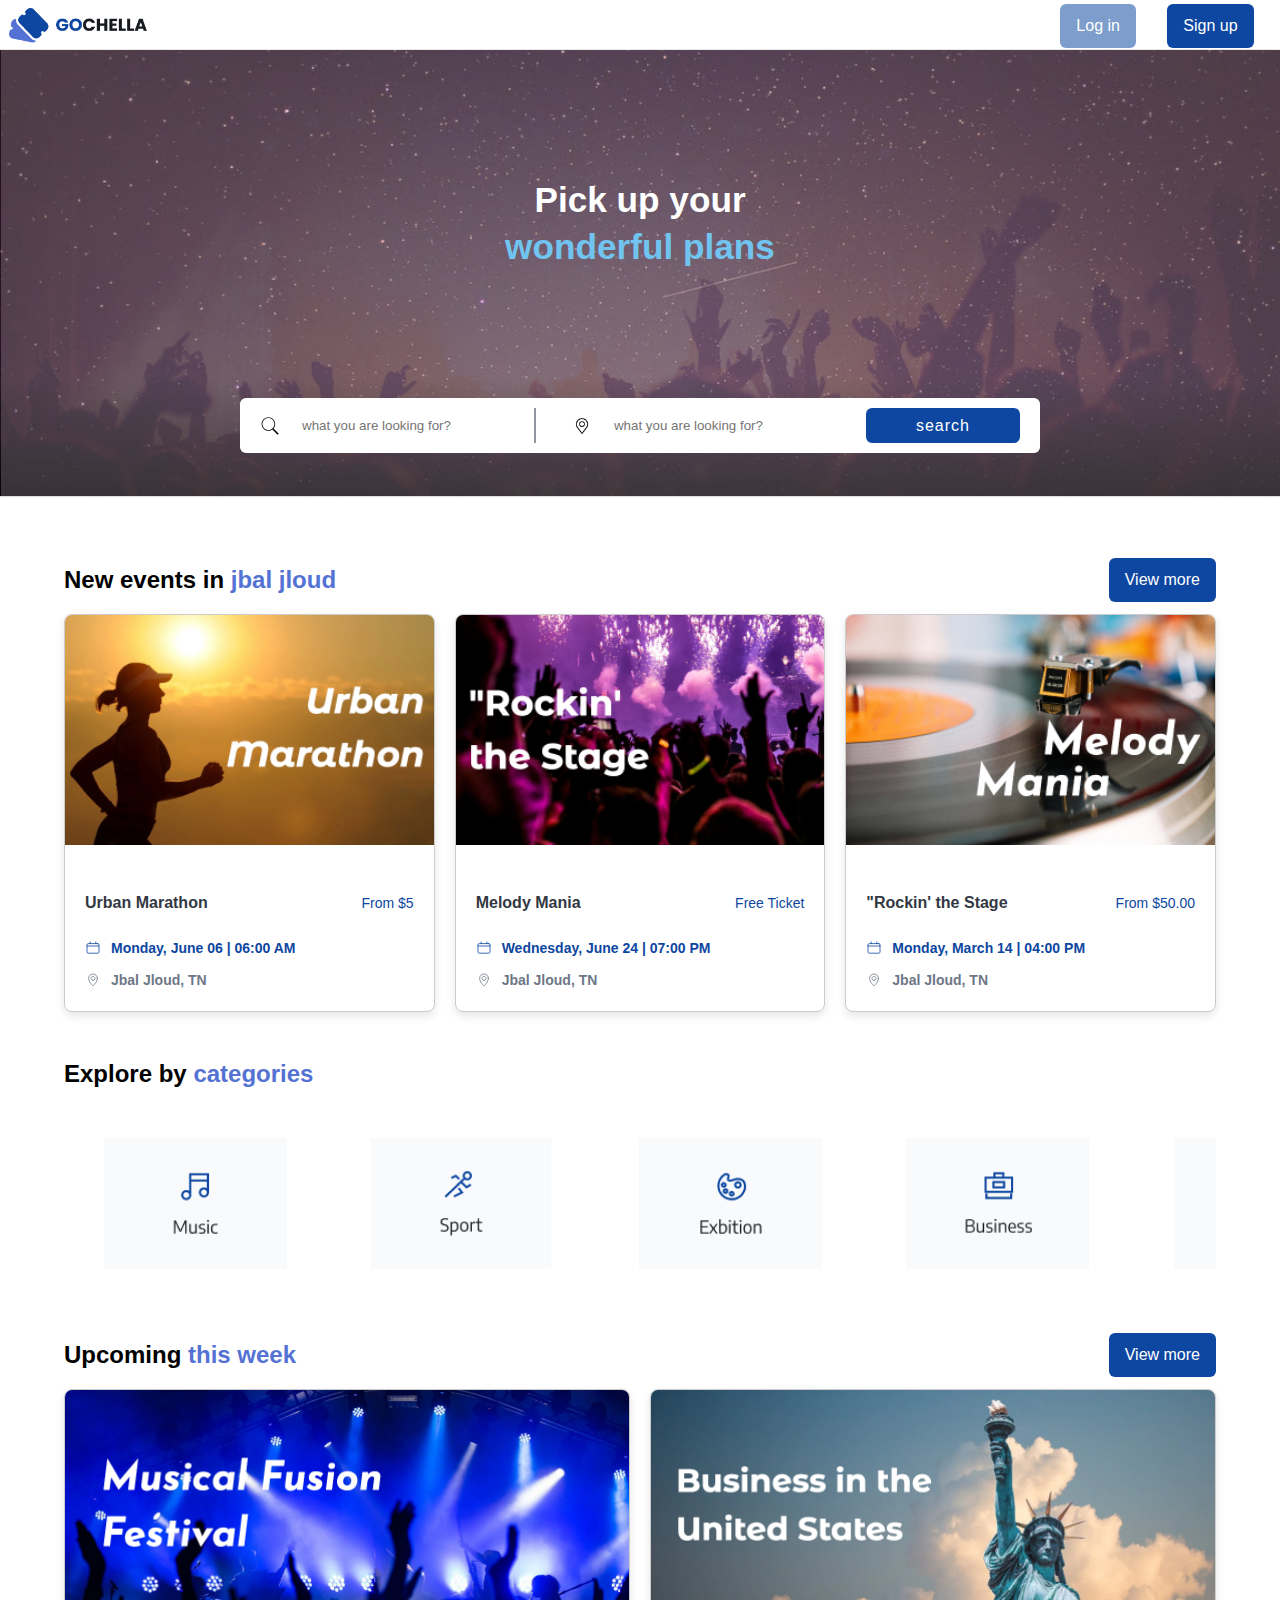
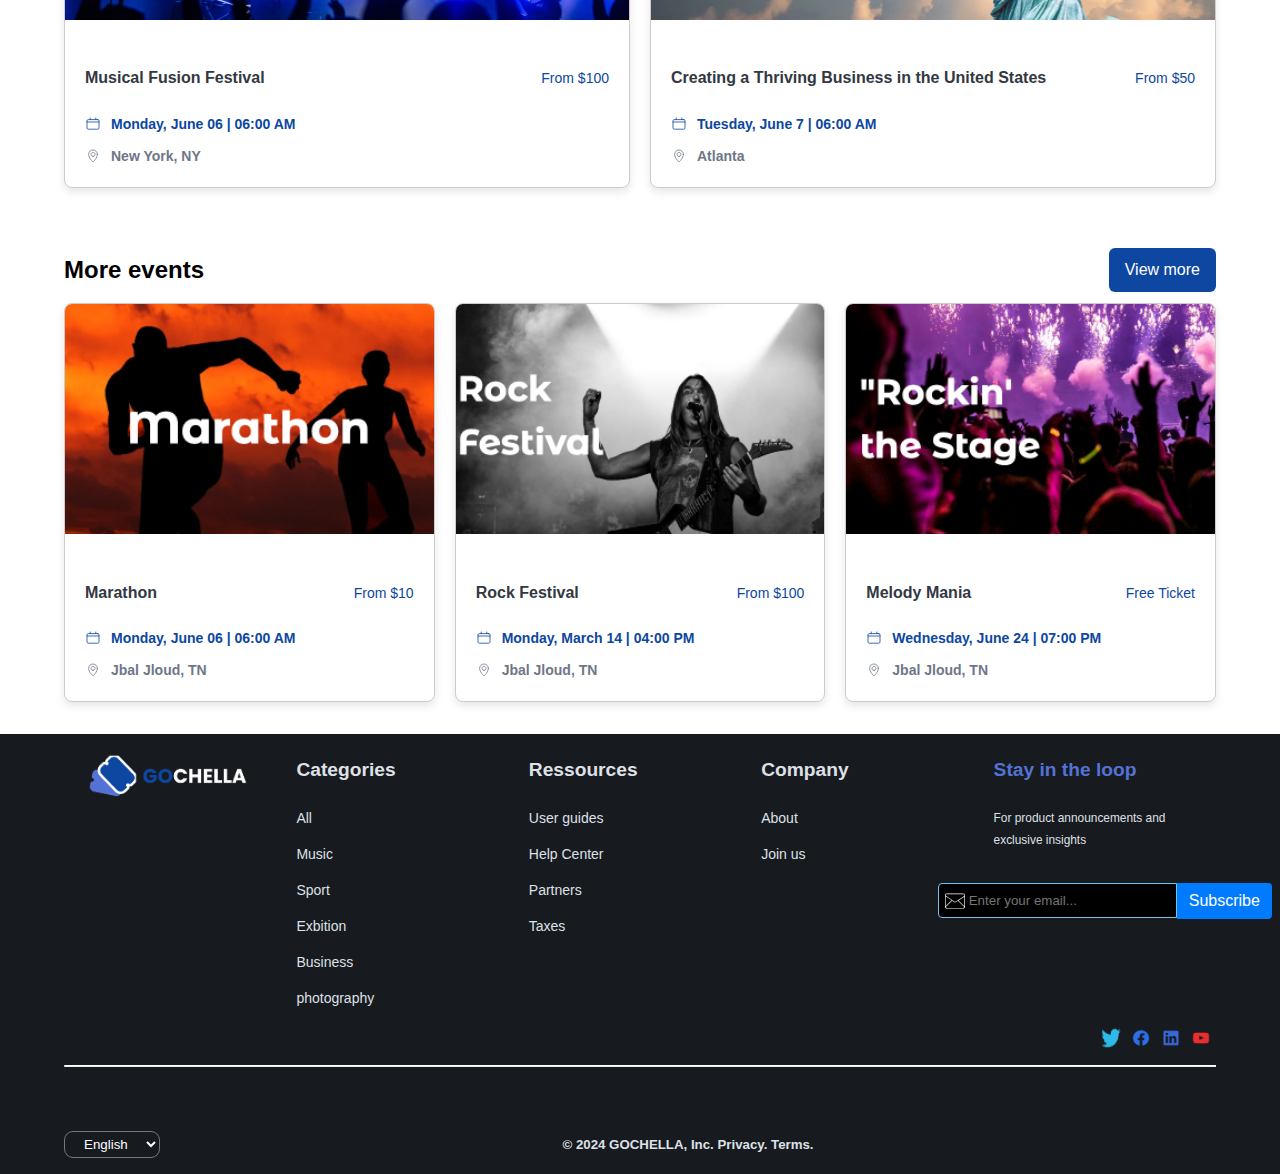
<file: landing Page/index.html>
<!DOCTYPE html>
<html lang="en">

<head>
    <meta charset="UTF-8">
    <meta http-equiv="X-UA-Compatible" content="IE=edge" />
    <meta name="viewport" content="width=device-width, initial-scale=1.0">
    <title>Gochella</title>
    <!-- CSS link     -->
    <link rel="stylesheet" href="./assets/css/style.css">


</head>

<body>

    <!-- header section -->
    <div class="nav">
        <input type="checkbox" id="nav-check">
        <div class="nav-header">
            <div class="logo"></div>
        </div>
        <div class="nav-btn">
            <label for="nav-check">
                <span></span>
                <span></span>
                <span></span>
            </label>
        </div>

        <div class="nav-links">
            <input class="btn btn-secondary" type="button" value="Log in">
            <input class="btn btn-primary" type="button" value="Sign up">
        </div>
    </div>
    <section class="headline">
        <h1>Pick up your</h1>
        <h1 style="color:#71C4EF">wonderful plans</h1>
        <form class="search-box">
            <div class="form-group">
                <img class="bar-icon" src="./assets/images/icons8-search.svg" alt="search icon" width="60"
                    height="40" />
                <input type="text" placeholder="what you are looking for?">
            </div>
            <span class="line"></span>
            <div class="form-group">
                <img class="bar-icon" src="./assets/images/icons8-position-64.png" alt="position icon" width="60"
                    height="40" />
                <input type="text" placeholder="what you are looking for?">
            </div>
            <button class="btn btn-primary">search</button>
        </form>
    </section>
    <!-- End:header section -->
    <!-- Events Section -->
    <section class="events">
        <div class="container">
            <div class="header-title flex-justify-content">
                <h2>New events in <span class="primary">jbal jloud</span> </h2>
                <input class="btn btn-primary" type="button" value="View more">
            </div>
            <div class="card-container">
                <div class="card">
                    <img class="card-image" src="../landing Page/assets/images/Image 7.png" alt="Card Image">
                    <div class="card-content">
                        <div class="card-title flex-justify-content">
                            <h4 class="text">Urban Marathon</h4>
                            <p class="pricing">From $5</p>
                        </div>
                        <div class="calendar center-flex">
                            <img src="../landing Page/assets/images/Calendar 4.svg" alt="calendar" />
                            <span>Monday, June 06 | 06:00 AM</span>
                        </div>
                        <div class="position center-flex">
                            <img src="../landing Page/assets/images/Pin 3 5.svg" alt="pin" />
                            <span>Jbal Jloud, TN</span>
                        </div>
                    </div>
                </div>
                <div class="card">
                    <img class="card-image" src="../landing Page/assets/images/Image 8.png" alt="Card Image">
                    <div class="card-content">
                        <div class="card-title flex-justify-content">
                            <h4 class="text">Melody Mania</h4>
                            <p class="pricing free-price">Free Ticket</p>
                        </div>
                        <div class="calendar center-flex">
                            <img src="../landing Page/assets/images/Calendar 4.svg" alt="calendar" />
                            <span>Wednesday, June 24 | 07:00 PM</span>
                        </div>
                        <div class="position center-flex">
                            <img src="../landing Page/assets/images/Pin 3 5.svg" alt="pin" />
                            <span>Jbal Jloud, TN</span>
                        </div>
                    </div>
                </div>
                <div class="card">
                    <img class="card-image" src="../landing Page/assets/images/Image 9.png" alt="Card Image">
                    <div class="card-content">
                        <div class="card-title flex-justify-content">
                            <h4 class="text">"Rockin' the Stage</h4>
                            <p class="pricing">From $50.00</p>
                        </div>
                        <div class="calendar center-flex">
                            <img src="../landing Page/assets/images/Calendar 4.svg" alt="calendar" />
                            <span>Monday, March 14 | 04:00 PM</span>
                        </div>
                        <div class="position center-flex">
                            <img src="../landing Page/assets/images/Pin 3 5.svg" alt="pin" />
                            <span>Jbal Jloud, TN</span>
                        </div>
                    </div>
                </div>
            </div>
    </section>
    <!-- End:Events Section -->

    <!-- Categories Section -->
    <section class="events">
        <div class="container">
            <div class="header-title">
                <h2>Explore by <span class="primary">categories</span></h2>
            </div>
            <div class="logo-slider">
                <div class="logos-slide">
                    <img src="../landing Page/assets/images/music.png">
                    <img src="../landing Page/assets/images/sport.png">
                    <img src="../landing Page/assets/images/exbition.png">
                    <img src="../landing Page/assets/images/business.png">
                    <img src="../landing Page/assets/images/photography.png">
                </div>
            </div>
        </div>
    </section>

    <!-- End:Categories Section -->
    <!-- Upcoming Section -->
    <section class="upcoming">
        <div class="container">
            <div class="header-title flex-justify-content">
                <h2>Upcoming <span class="primary">this week</span> </h2>
                <input class="btn btn-primary" type="button" value="View more">
            </div>
            <div class="card-container">
                <div class="card">
                    <img class="card-image" src="../landing Page/assets/images/Image 3.png" alt="Card Image">
                    <div class="card-content">
                        <div class="card-title flex-justify-content">
                            <h4 class="text">Musical Fusion Festival</h4>
                            <p class="pricing">From $100</p>
                        </div>
                        <div class="calendar center-flex">
                            <img src="../landing Page/assets/images/Calendar 4.svg" alt="calendar" />
                            <span>Monday, June 06 | 06:00 AM</span>
                        </div>
                        <div class="position center-flex">
                            <img src="../landing Page/assets/images/Pin 3 5.svg" alt="pin" />
                            <span>New York, NY</span>
                        </div>
                    </div>
                </div>
                <div class="card">
                    <img class="card-image" src="../landing Page/assets/images/Image 4.png" alt="Card Image">
                    <div class="card-content">
                        <div class="card-title flex-justify-content">
                            <h4 class="text">Creating a Thriving Business in the United States</h4>
                            <p class="pricing">From $50</p>
                        </div>
                        <div class="calendar center-flex">
                            <img src="../landing Page/assets/images/Calendar 4.svg" alt="calendar" />
                            <span>Tuesday, June 7 | 06:00 AM</span>
                        </div>
                        <div class="position center-flex">
                            <img src="../landing Page/assets/images/Pin 3 5.svg" alt="pin" />
                            <span>Atlanta</span>
                        </div>
                    </div>
                </div>
            </div>
    </section>
    <!-- End:Upcoming Section -->
    <!-- More events Section -->
    <section class="events">
        <div class="container">
            <div class="header-title flex-justify-content">
                <h2>More events</h2>
                <input class="btn btn-primary" type="button" value="View more">
            </div>
            <div class="card-container">
                <div class="card">
                    <img class="card-image" src="../landing Page/assets/images/Image 12.png" alt="Card Image">
                    <div class="card-content">
                        <div class="card-title flex-justify-content">
                            <h4 class="text">Marathon</h4>
                            <p class="pricing">From $10</p>
                        </div>
                        <div class="calendar center-flex">
                            <img src="../landing Page/assets/images/Calendar 4.svg" alt="calendar" />
                            <span>Monday, June 06 | 06:00 AM</span>
                        </div>
                        <div class="position center-flex">
                            <img src="../landing Page/assets/images/Pin 3 5.svg" alt="pin" />
                            <span>Jbal Jloud, TN</span>
                        </div>
                    </div>
                </div>
                <div class="card">
                    <img class="card-image" src="../landing Page/assets/images/Image 11.png" alt="Card Image">
                    <div class="card-content">
                        <div class="card-title flex-justify-content">
                            <h4 class="text">Rock Festival</h4>
                            <p class="pricing">From $100</p>
                        </div>
                        <div class="calendar center-flex">
                            <img src="../landing Page/assets/images/Calendar 4.svg" alt="calendar" />
                            <span>Monday, March 14 | 04:00 PM</span>
                        </div>
                        <div class="position center-flex">
                            <img src="../landing Page/assets/images/Pin 3 5.svg" alt="pin" />
                            <span>Jbal Jloud, TN</span>
                        </div>
                    </div>
                </div>
                <div class="card">
                    <img class="card-image" src="../landing Page/assets/images/Image 8.png" alt="Card Image">
                    <div class="card-content">
                        <div class="card-title flex-justify-content">
                            <h4 class="text">Melody Mania</h4>
                            <p class="pricing free-price">Free Ticket</p>
                        </div>
                        <div class="calendar center-flex">
                            <img src="../landing Page/assets/images/Calendar 4.svg" alt="calendar" />
                            <span>Wednesday, June 24 | 07:00 PM</span>
                        </div>
                        <div class="position center-flex">
                            <img src="../landing Page/assets/images/Pin 3 5.svg" alt="pin" />
                            <span>Jbal Jloud, TN</span>
                        </div>
                    </div>
                </div>
            </div>
    </section>
    <!-- End: More events Section -->

    <!-- Footer Section -->

    <footer class="footer-main mt-3">
        <div class="container">
            <div class="footer-grid">
                <div>
                    <div class="logo"></div>
                </div>

                <div>
                    <h4>Categories</h4>
                    <p>All</p>
                    <p>Music</p>
                    <p>Sport</p>
                    <p>Exbition</p>
                    <p>Business</p>
                    <p>photography</p>
                </div>
                <div>
                    <h4>Ressources</h4>
                    <p>User guides</p>
                    <p>Help Center</p>
                    <p>Partners</p>
                    <p>Taxes</p>
                </div>
                <div>
                    <h4>Company</h4>
                    <p>About</p>
                    <p>Join us</p>
                </div>
                <div>
                    <h4 class="primary">Stay in the loop</h4>
                    <span>For product announcements and exclusive insights</span>
                    <div class="flex-center-content">
                        <div class="addon-container mt-3">
                            <img src="./assets/images/email-svgrepo-com.svg" alt="Icon" width="20" height="20">
                            <input type="text" placeholder="Enter your email...">
                            <button class="btn btn-primary">Subscribe</button>
                        </div>
                    </div>
                </div>
            </div>
            <div class="social-group">
                <img src="./assets/images/Vector.png" alt="twitter" width="20" height="20">
                <img src="./assets/images/Logo facebook 1.png" alt="twitter" width="20" height="20">
                <img src="./assets/images/Logo linkedin 1.png" alt="twitter" width="20" height="20">
                <img src="./assets/images/Logo youtube 1.png" alt="twitter" width="20" height="20">
            </div>
            <hr>
            <div class="copyright">
                <div class="language">
                    <select name="language" id="language">
                        <option value="volvo">English</option>
                        <option value="saab">French</option>
                        <option value="mercedes">Arabic</option>
                      </select>
                </div>
                <div class="copyright-tag">
                    <h5>© 2024 GOCHELLA, Inc. Privacy. Terms.</h5>
                </div>
            </div>
            
            
        </div>


    </footer>

    <!-- End:Footer Section -->
</body>
<script src="./assets/js/script.js"></script>

</html>
</file>
<file: landing Page/assets/css/style.css>
body {
  margin: 0;
  font-family: sans-serif;
}

* {
  box-sizing: border-box;
}

/* common classes */
section {
  margin-top: 3rem;
}

.container {
  max-width: 1380px;
  width: 90%;
  margin-left: auto;
  margin-right: auto;
}

.logo {
  display: inline-block;
  width: 157px;
  height: 46px;
  background: url("../images/Gochella_Logo.png");
  background-size: cover;
}

.btn {
  border: none;
  border-radius: 6px;
  font-size: 16px;
  font-style: normal;
  font-weight: 400;
  line-height: 26px;
  padding: 9px 16px;
  cursor: pointer;
}

.primary {
  color: #5472D3;
}

.btn-primary {
  color: #FFFFFF;
  background: #0D47A1;
}

.btn-secondary {
  color: #FFFFFF;
  background: #0d48a189;
}

.flex-justify-content {
  display: flex;
  align-items: center;
  justify-content: space-between;
}

.flex-center-content {
  margin: 0;
  padding: 0;
  display: flex;
  justify-content: center;
  align-items: center;
}

.mt-3 {
  margin-top: 2rem;
}

/* End:Common classes */

/* navbar section */
.nav {
  height: 50px;
  width: 100%;
  background-color: transparent;
  position: relative;
}

.nav>.nav-header {
  display: inline;
}


.nav>.nav-btn {
  display: none;
}

.nav>.nav-links {
  display: inline;
  float: right;
  font-size: 18px;
  margin-top: 0.25rem;
}

.nav>.nav-links>input {
  margin-right: 1.65rem;
}

.nav>#nav-check {
  display: none;
}

@media (max-width:800px) {
  .nav>.nav-btn {
    display: inline-block;
    position: absolute;
    right: 0px;
    top: 0px;
  }

  .nav>.nav-btn>label {
    display: inline-block;
    width: 50px;
    height: 50px;
    padding: 13px;
  }

  .nav>.nav-btn>label:hover,
  .nav #nav-check:checked~.nav-btn>label {
    background-color: rgba(0, 0, 0, 0.3);
  }

  .nav>.nav-btn>label>span {
    display: block;
    width: 25px;
    height: 10px;
    border-top: 2px solid #373737;
  }

  .nav>.nav-links {
    position: absolute;
    display: block;
    width: 100%;
    background-color: #333;
    height: 0px;
    transition: all 0.3s ease-in;
    overflow-y: hidden;
    top: 50px;
    left: 0px;
    margin: unset
  }

  .nav>.nav-links>input {
    display: block;
    width: 100%;
    margin: 0;
  }

  .nav>#nav-check:not(:checked)~.nav-links {
    height: 0px;
  }

  .nav>#nav-check:checked~.nav-links {
    height: 17vh;
    overflow-y: auto;
  }



}



/* End:navbar section */

/* headline content */
.headline {
  width: 100%;
  height: 50vh;
  min-height: 350px;
  background: url('../images/background.png');
  background-size: cover;
  display: flex;
  flex-direction: column;
  justify-content: center;
  margin-top: -0.15rem;
  padding-top: 8rem;
}

.headline h1 {
  color: #fff;
  text-align: center;
  line-height: 0;
  font-size: 2.2rem;
}

/* search bar */
.search-box {
  display: flex;
  margin: auto;
  margin-top: 8rem;
  background-color: #fff;
  width: 800px;
  height: 55px;
  border-radius: 6px;
}

.search-box .form-group {
  display: flex;
  width: 100%;
}

.search-box input {
  border: none;
  outline: none;
}

.search-box .line {
  height: 35px;
  border: solid 1px #9095A0;
  align-self: center;
  margin-right: 1rem;
}

.search-box .bar-icon {
  align-self: center;
  padding: 10px 20px;
}

.search-box button {
  padding: 0 50px;
  margin: 10px 20px;
  color: #fff;
  letter-spacing: 1px;
}

@media (max-width:800px) {
  .search-box {
    display: unset;
    height: 140px;
    width: auto;
    margin: auto;
  }

  .search-box button {
    display: block;
    margin: 10px auto;
  }

  .search-box .line {
    display: none;
  }
}

/* End:search bar */
/* End:headline content */

/* Events */
.card-container {
  display: grid;
  grid-template-columns: repeat(auto-fit, minmax(300px, 1fr));
  grid-gap: 20px;
  justify-content: space-around;
}

.card {
  position: relative;
  border: 1px solid #ccc;
  border-radius: 8px;
  background-color: #fff;
  box-shadow: 0 4px 8px rgba(0, 0, 0, 0.1);
  overflow: hidden;
}

.card .card-image {
  width: 100%;
  height: 230px;
  object-fit: cover;
}

.card-content {
  padding: 20px;
}


.card .text {
  color: #323842;
  font-size: 16px;
  font-style: normal;
  font-weight: 700;
  line-height: 26px;
}

.card .pricing {
  color: #0D47A1;
  font-size: 14px;
  font-weight: 400;
  line-height: 22px;
}

.calendar {
  margin-bottom: 10px;
}

/* center-flex to adjust between icon and text */
.card .center-flex {
  display: flex;
  align-items: center;
}

.card .center-flex span {
  font-size: 14px;
  font-style: normal;
  font-weight: 700;
  line-height: 22px;
}

.card .center-flex img {
  margin-right: 10px;
}

.card .calendar span {
  color: #0D47A1;
}

.card .position span {
  color: #6E7787;
}

/* .collection-card .avator {
  position: absolute;
  bottom: 0;
  left: 40px;
  transform: translateY(50%);
  width: 60px;
  height: 60px;
  border-radius: 50px;
  transition: 300ms;
} */

/* End:Events */

/* Slider display */

.logo-slider {
  overflow: hidden;
  padding: 30px 0 0 0;
  white-space: nowrap;
  position: relative;
}

.logo-slider:hover .logos-slide {
  animation-play-state: paused;
}

.logos-slide {
  display: inline-block;
  animation: 45s slide infinite linear;
}

.logos-slide img {
  width: 183px;
  margin: 0 40px;
}


@keyframes slide {
  from {
    transform: translateX(0);
  }

  to {
    transform: translateX(-100%);
  }
}

/* End:Slider display */


/* Footer */
.footer-main {
  background-color: #171a1f;
  color: #DEE1E6;
}

.footer-grid {
  display: grid;
  grid-template-columns: repeat(auto-fit, minmax(200px, 1fr));
  grid-auto-rows: auto;
  grid-gap: 10px;
  margin: 0 auto;
  max-width: 100%;
}

.footer-grid .logo {
  width: 200px;
  height: 80px;
  background: url("../images/logo_sbg.png");
  background-size: cover;
}

.footer-main h4 {
  font-size: 1.2rem;
}

.footer-main p {
  font-weight: 400;
  font-size: 14px;
  line-height: 22px;
}

.footer-main span {
  font-weight: 400;
  font-size: 11.9px;
  line-height: 22px;
}

.addon-container {
  display: flex;
  align-items: center;
}

.addon-container img {
  position: absolute;
  margin-left: 7px;
}

.addon-container input[type="text"] {
  padding: 9px 30px;
  border: 1px solid #71C4EF;
  border-radius: 4px 0 0 4px;
  background-color: #000000;
  color: white;
}

.addon-container button {
  padding: 4.8px 12px;
  background-color: #007bff;
  color: #fff;
  border: none;
  border-radius: 0 4px 4px 0;
  cursor: pointer;
}

.footer-main .social-group {
  display: table;
  margin-left: auto;
}

.footer-main .social-group img {
  margin: 5px;
}

.footer-main hr {
  border-top: 1px solid white;
  margin-bottom: 3rem;
}

.footer-main h5 {
  text-align: center;
}

.copyright {
  display: flex;
  align-items: center;
  position: relative;
}

.footer-main .language {
  margin-right: auto;
}

.footer-main .language select {
  background: transparent;
  padding: 4px 15px;
  border-radius: 9px;
  color: white;
}

.footer-main .copyright-tag {
  text-align: center;
  flex-grow: 1;
}

@media (max-width: 1024px) {
  .footer-grid {
    grid-template-columns: repeat(3, minmax(200px, 1fr));
    padding-left: 20px;
    text-align: center;
  }

  .social-group {
    display: table;
    margin: 2rem auto 0 auto;
  }
}

@media (max-width: 768px) {
  .footer-grid {
    grid-template-columns: repeat(auto-fit, minmax(200px, 1fr));
    padding-left: 20px;
  }

  .copyright {
    display: unset;
  }

  .copyright select {
    width: 100%;
  }
}


/* --------------------------
---------- Colour styles ----------- 
---------------------------*/





/* End:Footer */



/* Content Style */
/* Interactive Effect */
/* Display this style when screen-width is lower than 425px*/
</file>
